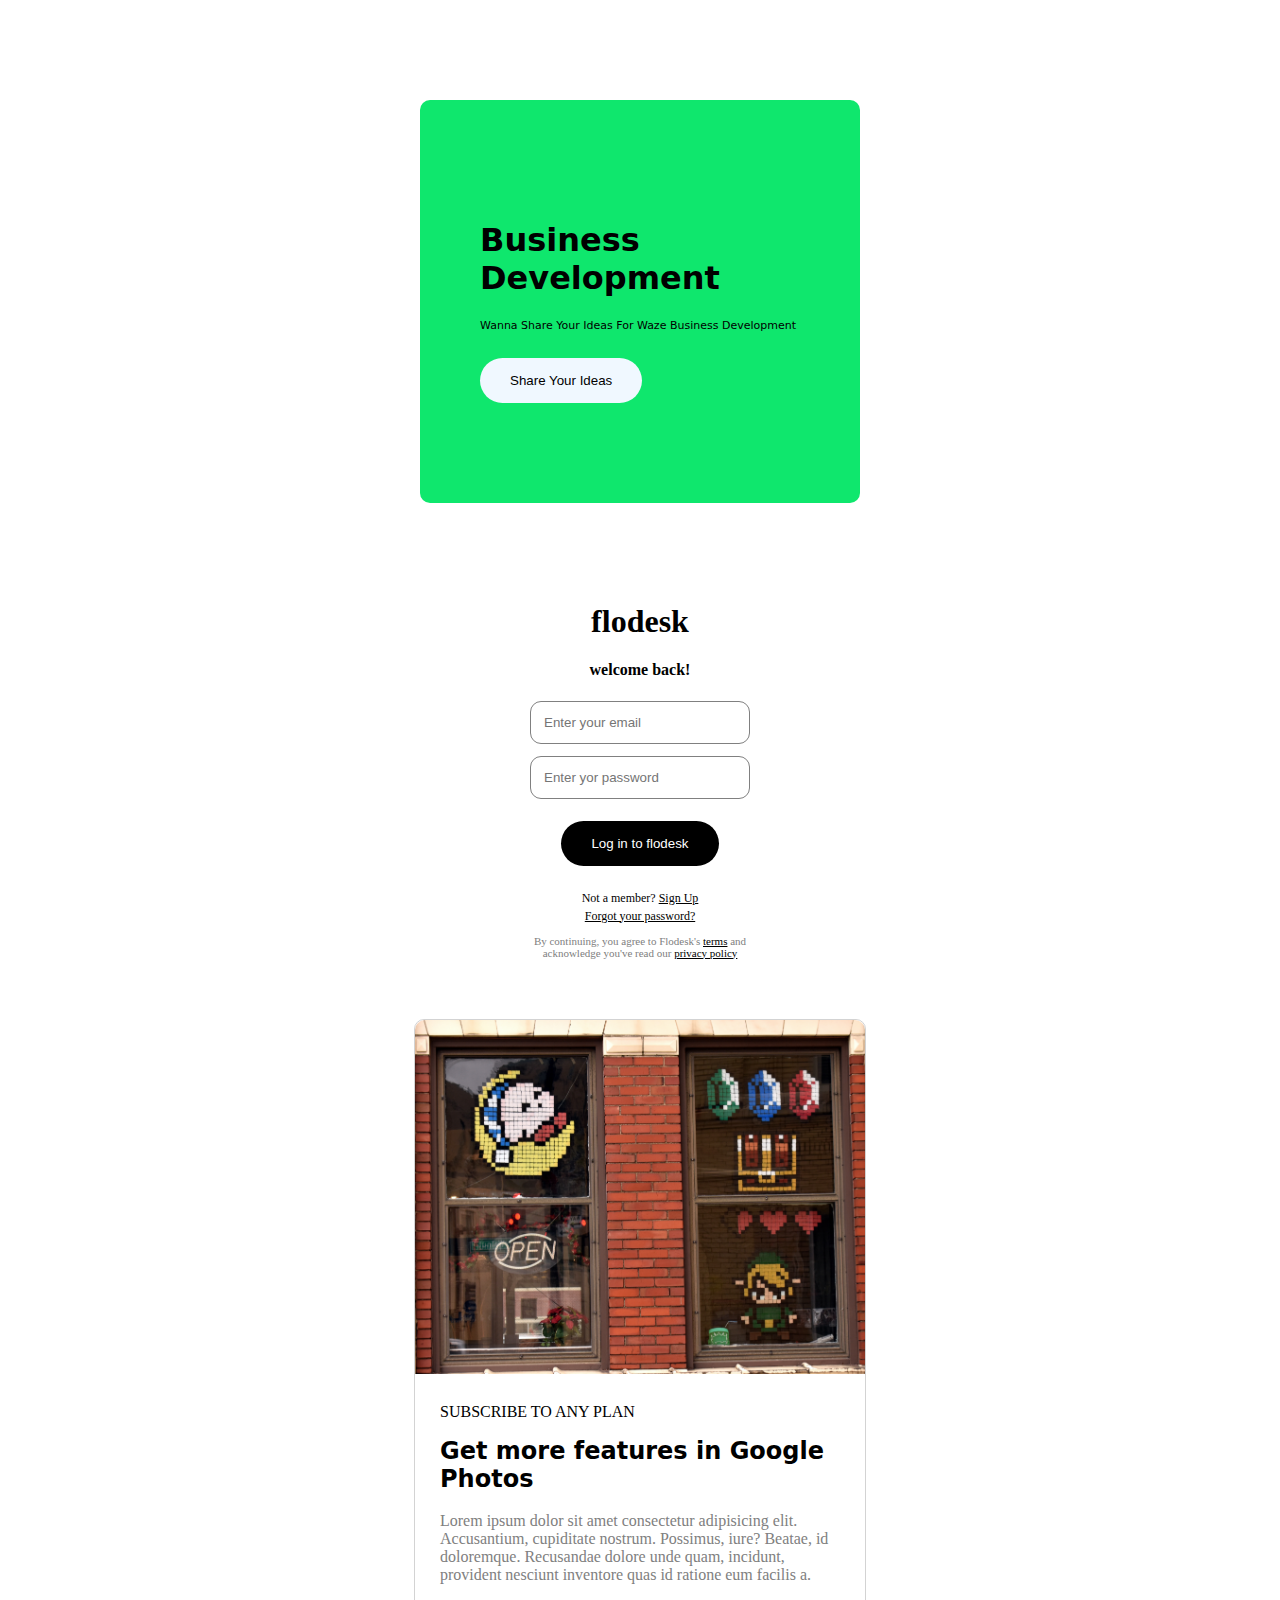
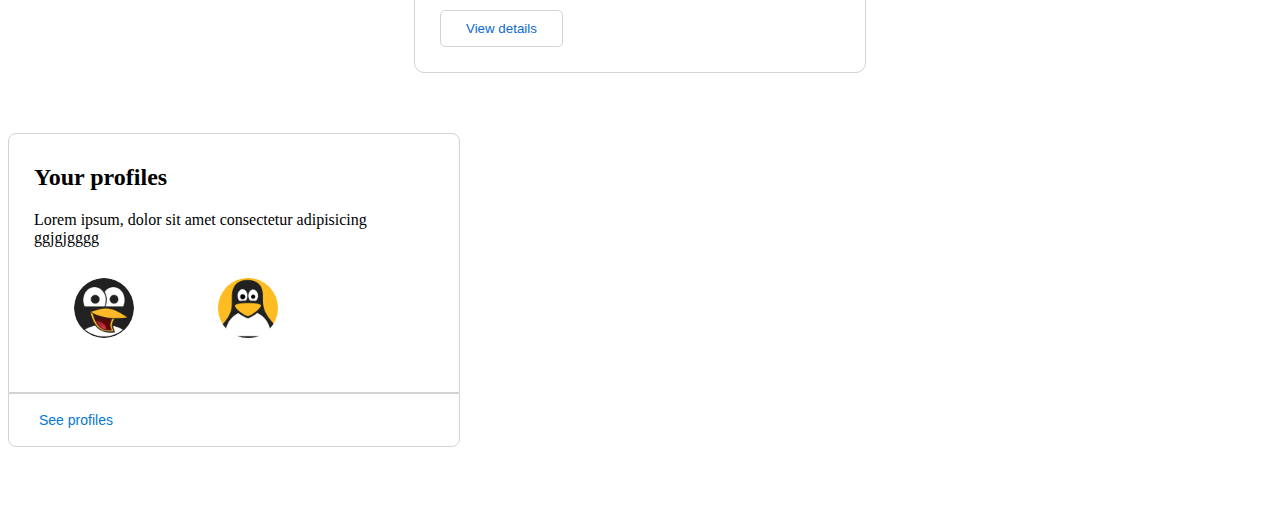
<file: Day-1/index.html>
<!DOCTYPE html>
<html lang="en">
<head>
    <meta charset="UTF-8">
    <meta name="viewport" content="width=device-width, initial-scale=1.0">
    <title>Css-Exercise-Day-1</title>
    <link rel="stylesheet" href="styles.css"/>
</head>
<body>
     <div class="business-box">
        <h1>Business Development</h1>
        <p class="idea">Wanna Share Your Ideas For Waze Business Development</p>
        <button class="btn">Share Your Ideas</button>
    </div>
    

    <div class="login-box">
        <h1 style="font-family:cursive";>flodesk</h1>
        <h4 > welcome back!</h6>
        <input type="email" placeholder="Enter your email" class="email">
        <input type="password" placeholder="Enter yor password" class="password">
        <button class="btn-2">Log in to flodesk</button>
        <p class="login-signup">Not a member? <a href="">Sign Up</a></p>
        <a href="" class="login-fgpss">Forgot your password?</a>
        <p class="login-foot"> By continuing, you agree to Flodesk's <a href="">terms</a> and acknowledge you've read our <a href="">privacy policy</a></p>
    </div>  

    <div class="g-box">
        <img src="michael-trimble-pXW5ZLx2mbY-unsplash.jpg" />
        <div class="txt"> 
            <p>SUBSCRIBE TO ANY PLAN</p>
            <h2>Get more features in Google Photos</h2>
            <p class="decsrp">Lorem ipsum dolor sit amet consectetur adipisicing elit. Accusantium, cupiditate nostrum. Possimus, iure? Beatae, id doloremque. Recusandae dolore unde quam, incidunt, provident nesciunt inventore quas id ratione eum facilis a.</p>
            <button >View details</button>
        </div>
    </div> 

    <div class="w-box">
        <div class="p-box">
            <h2 >Your profiles</h2>
            <p>Lorem ipsum, dolor sit amet consectetur adipisicing ggjgjgggg </p>
            <img src="1.png">
            
            <img src="2.png">
            
        </div>
        <div class="foot-pro">
            <button>See profiles</button>
        </div>
    </div>
</body>
</html>
</file>
<file: Day-1/styles.css>
.business-box{
    width:320px;
    background-color: rgb(15, 231, 109) ;
    padding:100px 60px;
    margin:100px auto;
    border-radius: 10px;
    font-family: system-ui, -apple-system, BlinkMacSystemFont, 'Segoe UI', Roboto, Oxygen, Ubuntu, Cantarell, 'Open Sans', 'Helvetica Neue', sans-serif;
    
}
.idea{
    font-size:11px;
    
    
}
.btn{
    border:none;
    padding: 15px 30px;
    background-color:aliceblue;
    border-radius: 25px;
    margin-top: 15px ;
}


 .login-box{
    width: 220px;
    margin:50px auto;
    text-align: center;
    background-color: white;
    
    
}

input{
    width:100%;
    box-sizing: border-box;
}

.email,.password{
    padding:13px ;
    margin-bottom: 12px;
    border: 1px solid lightgray;
    border-radius: 11px;
    color:grey;
    border-color: grey;
}

.btn-2{
    border: none;
    padding:15px 30px;
    border-radius: 25px;
    margin-top: 10px;
    color: white;
    background-color: rgb(0,0,0);

}


.login-signup{
    margin-top:25px;
    font-size: 12px;
    margin-bottom: 0px;
}
.login-fgpss{
    margin-top:0px;
    padding-top:0px;
    font-size: 12px;
}  

.login-box a{
    color:black
}
.login-foot{
    font-size: 11px;
    color:grey;
}


.g-box{
    width:450px;
    margin:60px auto;
    border:1px solid lightgray;
    border-radius: 10px;
    
}

.g-box img{
    width:100%;
    border-top-left-radius:10px;
    border-top-right-radius:10px;
}

.txt{
    text-align: left;
    margin: 25px;
    
    }
.txt h2{
    margin-top: 0px;
    font-family: system-ui, -apple-system, BlinkMacSystemFont, 'Segoe UI', Roboto, Oxygen, Ubuntu, Cantarell, 'Open Sans', 'Helvetica Neue', sans-serif;

}
.decsrp{
    color: gray;
    margin-top: 0px;
}

.g-box button{
    border:1px solid lightgray;
    background-color: white;
    color: rgb(10, 106, 210);
    padding:10px 25px;
    margin-top: 10px;
    
    border-radius: 5px;
    
}

.w-box{
    margin: 60px auto;
}

.p-box{
    width: 400px;
    border:1px solid lightgrey;
    text-align: left;
    padding:10px 25px;
    border-top-left-radius: 8px;
    border-top-right-radius: 8px;
    

}

.p-box img{
    height: 60px;
    border-radius: 40px;
    margin:40px;
    margin-top: 15px;
}
.foot-pro{
    width: 400px;
    border:1px solid lightgrey;
    text-align: left;
    padding:10px 25px;
    border-bottom-left-radius: 8px;
    border-bottom-right-radius: 8px;
}

.foot-pro button{
    border:none;
    background-color: white;
    color:rgb(5, 120, 208);
    padding:8px 5px;
    font-size: 14px;
}
</file>
